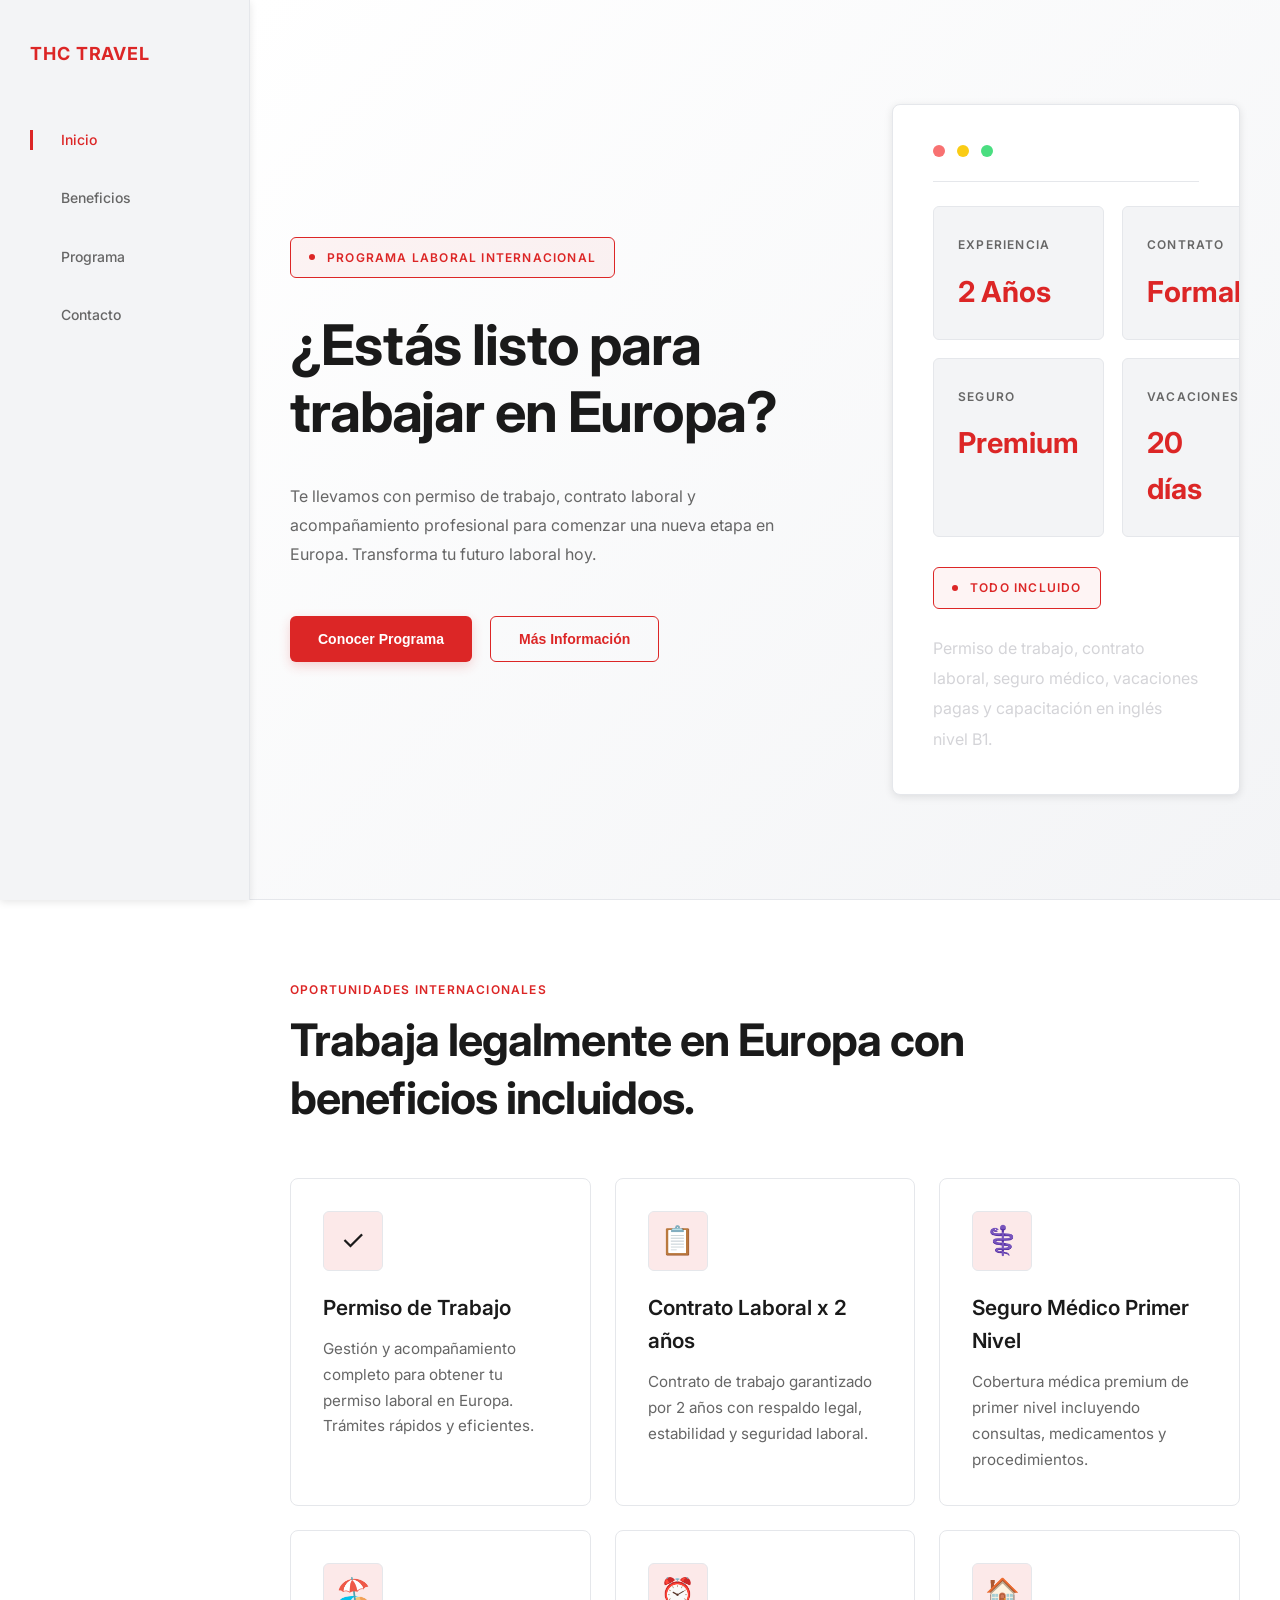
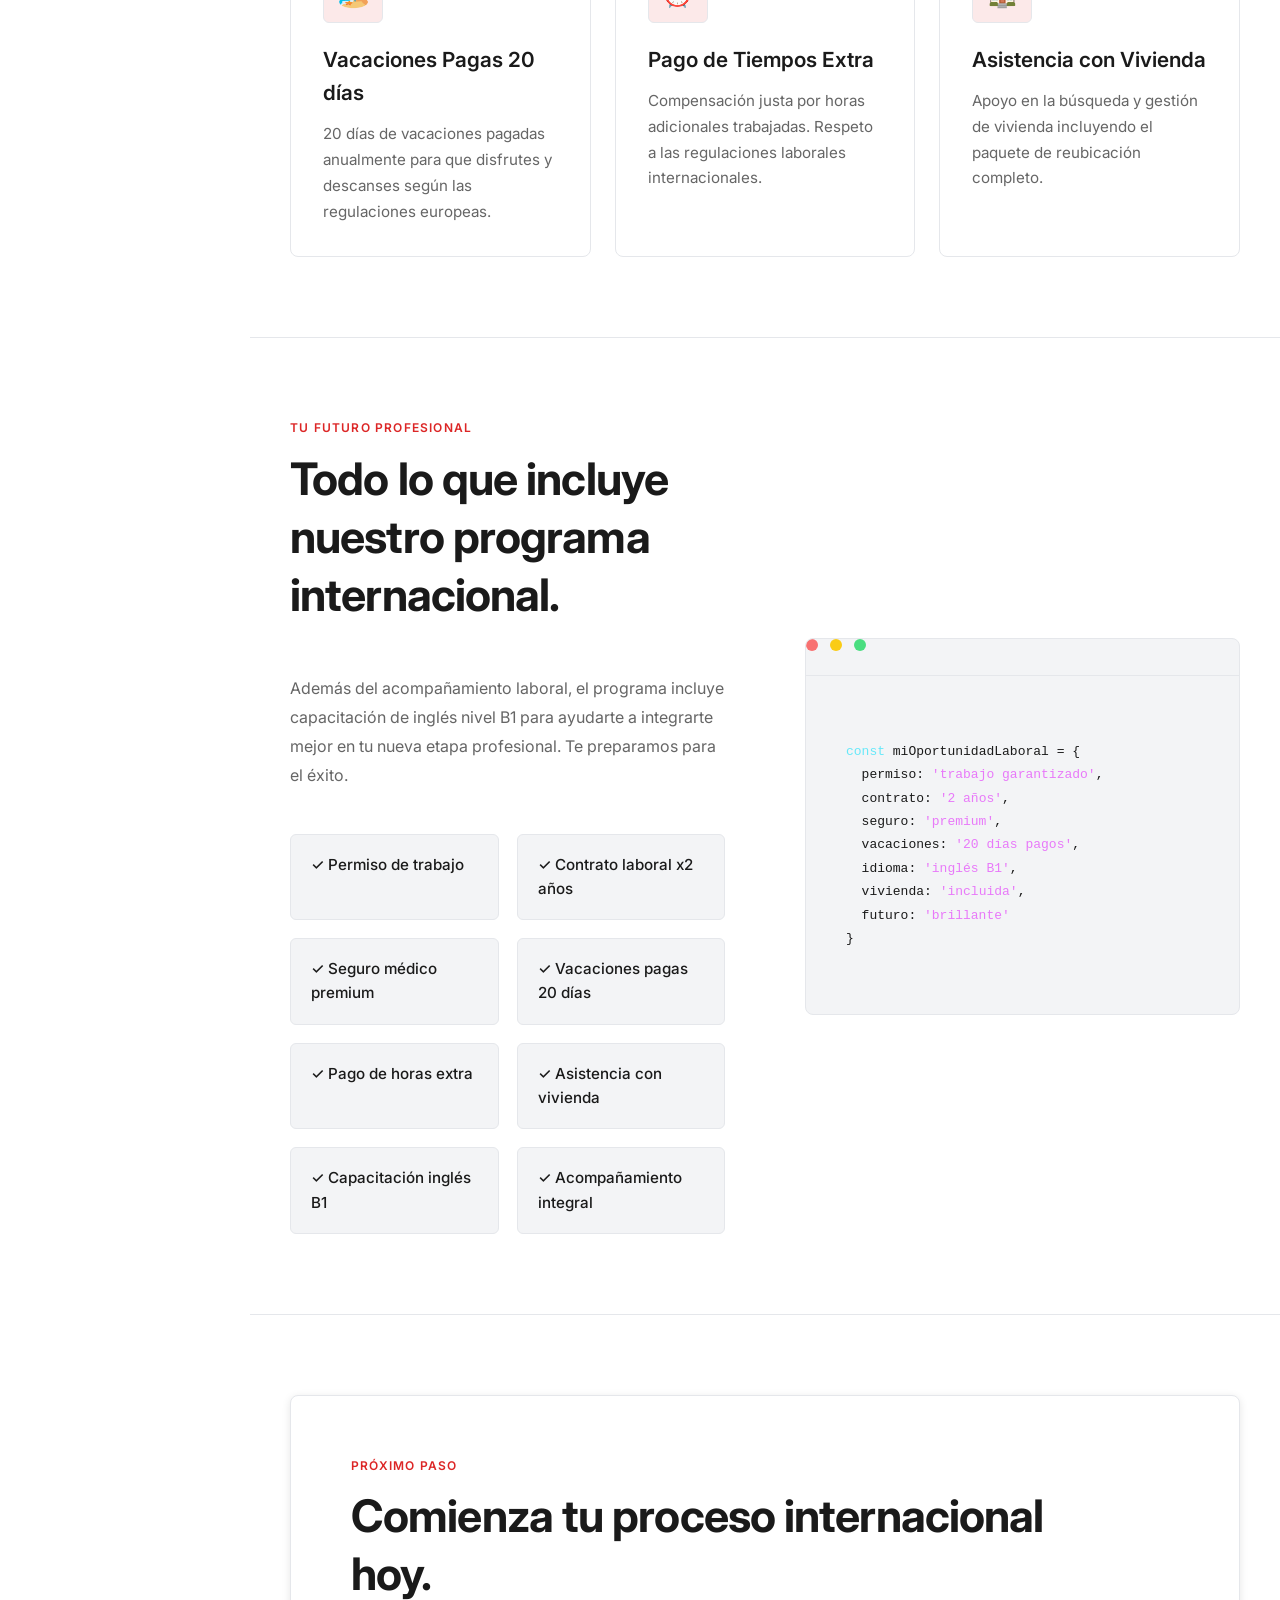
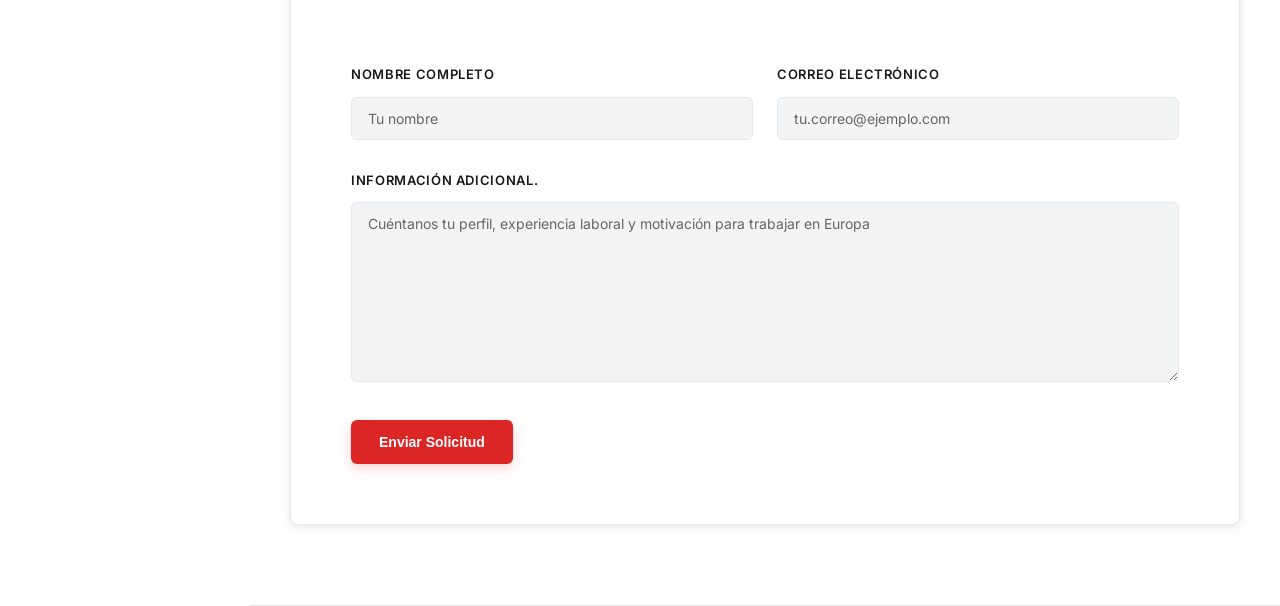
<file: html5up-hyperspace/index.html>
<!DOCTYPE html>
<html lang="es">
<head>
  <meta charset="UTF-8" />
  <meta name="viewport" content="width=device-width, initial-scale=1.0" />
  <title>THC Travel - Oportunidades Laborales en Europa</title>

  <link rel="preconnect" href="https://fonts.googleapis.com">
  <link rel="preconnect" href="https://fonts.gstatic.com" crossorigin>
  <link href="https://fonts.googleapis.com/css2?family=Inter:wght@300;400;500;600;700;800;900&display=swap" rel="stylesheet">
  
  <link rel="stylesheet" href="styles.css">
</head>
<body>
  <div class="noise"></div>

  <aside class="sidebar">
    <div class="brand">
      <span>THC Travel</span>
    </div>

    <nav>
      <ul>
        <li><a href="#intro" class="active">Inicio</a></li>
        <li><a href="#services">Beneficios</a></li>
        <li><a href="#studio">Programa</a></li>
        <li><a href="#contact">Contacto</a></li>
      </ul>
    </nav>
  </aside>

  <main class="page">
    <section class="hero" id="intro">
      <div class="container hero-grid">
        <div>
          <div class="eyebrow">Programa Laboral Internacional</div>

          <h1>
            ¿Estás listo para trabajar en Europa?
          </h1>

          <p>
            Te llevamos con permiso de trabajo, contrato laboral y acompañamiento profesional para comenzar una nueva etapa en Europa. Transforma tu futuro laboral hoy.
          </p>

          <div class="hero-actions">
            <button class="button button-primary">Conocer Programa</button>
            <button class="button button-secondary">Más Información</button>
          </div>
        </div>

        <div class="hero-panel">
          <div class="panel-header">
            <div class="dot red"></div>
            <div class="dot yellow"></div>
            <div class="dot green"></div>
          </div>

          <div class="panel-content">
            <div class="metric-grid">
              <div class="metric">
                <span>Experiencia</span>
                <h3>2 Años</h3>
              </div>

              <div class="metric">
                <span>Contrato</span>
                <h3>Formal</h3>
              </div>

              <div class="metric">
                <span>Seguro</span>
                <h3>Premium</h3>
              </div>

              <div class="metric">
                <span>Vacaciones</span>
                <h3>20 días</h3>
              </div>
            </div>

            <div>
              <div class="eyebrow">Todo Incluido</div>

              <p style="margin-top:24px;color:#d4d4d8;line-height:1.9;">
                Permiso de trabajo, contrato laboral, seguro médico, vacaciones pagas y capacitación en inglés nivel B1.
              </p>
            </div>
          </div>
        </div>
      </div>
    </section>

    <section class="reveal" id="services">
      <div class="container">
        <div class="section-title">
          <small>Oportunidades Internacionales</small>
          <h2>Trabaja legalmente en Europa con beneficios incluidos.</h2>
        </div>

        <div class="services">
          <article class="service-card">
            <div class="service-icon">✓</div>
            <h3>Permiso de Trabajo</h3>
            <p>
              Gestión y acompañamiento completo para obtener tu permiso laboral en Europa. Trámites rápidos y eficientes.
            </p>
          </article>

          <article class="service-card">
            <div class="service-icon">📋</div>
            <h3>Contrato Laboral x 2 años</h3>
            <p>
              Contrato de trabajo garantizado por 2 años con respaldo legal, estabilidad y seguridad laboral.
            </p>
          </article>

          <article class="service-card">
            <div class="service-icon">⚕️</div>
            <h3>Seguro Médico Primer Nivel</h3>
            <p>
              Cobertura médica premium de primer nivel incluyendo consultas, medicamentos y procedimientos.
            </p>
          </article>

          <article class="service-card">
            <div class="service-icon">🏖️</div>
            <h3>Vacaciones Pagas 20 días</h3>
            <p>
              20 días de vacaciones pagadas anualmente para que disfrutes y descanses según las regulaciones europeas.
            </p>
          </article>

          <article class="service-card">
            <div class="service-icon">⏰</div>
            <h3>Pago de Tiempos Extra</h3>
            <p>
              Compensación justa por horas adicionales trabajadas. Respeto a las regulaciones laborales internacionales.
            </p>
          </article>

          <article class="service-card">
            <div class="service-icon">🏠</div>
            <h3>Asistencia con Vivienda</h3>
            <p>
              Apoyo en la búsqueda y gestión de vivienda incluyendo el paquete de reubicación completo.
            </p>
          </article>
        </div>
      </div>
    </section>

    <section class="reveal" id="studio">
      <div class="container studio-layout">
        <div class="studio-copy">
          <div class="section-title">
            <small>Tu Futuro Profesional</small>
            <h2>Todo lo que incluye nuestro programa internacional.</h2>
          </div>

          <p>
            Además del acompañamiento laboral, el programa incluye capacitación de inglés nivel B1 para ayudarte a integrarte mejor en tu nueva etapa profesional. Te preparamos para el éxito.
          </p>

          <div class="tech-stack">
            <div class="tech">✓ Permiso de trabajo</div>
            <div class="tech">✓ Contrato laboral x2 años</div>
            <div class="tech">✓ Seguro médico premium</div>
            <div class="tech">✓ Vacaciones pagas 20 días</div>
            <div class="tech">✓ Pago de horas extra</div>
            <div class="tech">✓ Asistencia con vivienda</div>
            <div class="tech">✓ Capacitación inglés B1</div>
            <div class="tech">✓ Acompañamiento integral</div>
          </div>
        </div>

        <div class="code-card">
          <div class="panel-header">
            <div class="dot red"></div>
            <div class="dot yellow"></div>
            <div class="dot green"></div>
          </div>

          <pre>
<span class="cyan">const</span> miOportunidadLaboral = {
  permiso: <span class="purple">'trabajo garantizado'</span>,
  contrato: <span class="purple">'2 años'</span>,
  seguro: <span class="purple">'premium'</span>,
  vacaciones: <span class="purple">'20 días pagos'</span>,
  idioma: <span class="purple">'inglés B1'</span>,
  vivienda: <span class="purple">'incluida'</span>,
  futuro: <span class="purple">'brillante'</span>
}
          </pre>
        </div>
      </div>
    </section>

    <section class="reveal" id="contact">
      <div class="container">
        <div class="contact-card">
          <div class="section-title">
            <small>Próximo Paso</small>
            <h2>Comienza tu proceso internacional hoy.</h2>
          </div>

          <form>
            <div class="input-row">
              <div>
                <label>Nombre completo</label>
                <input type="text" placeholder="Tu nombre">
              </div>

              <div>
                <label>Correo electrónico</label>
                <input type="email" placeholder="tu.correo@ejemplo.com">
              </div>
            </div>

            <div>
              <label>Información adicional.</label>
              <textarea placeholder="Cuéntanos tu perfil, experiencia laboral y motivación para trabajar en Europa"></textarea>
            </div>

            <div>
              <button class="button button-primary">Enviar Solicitud</button>
            </div>
          </form>
        </div>
      </div>
    </section>
  </main>

  <script src="script.js"></script>
</body>
</html>
</file>
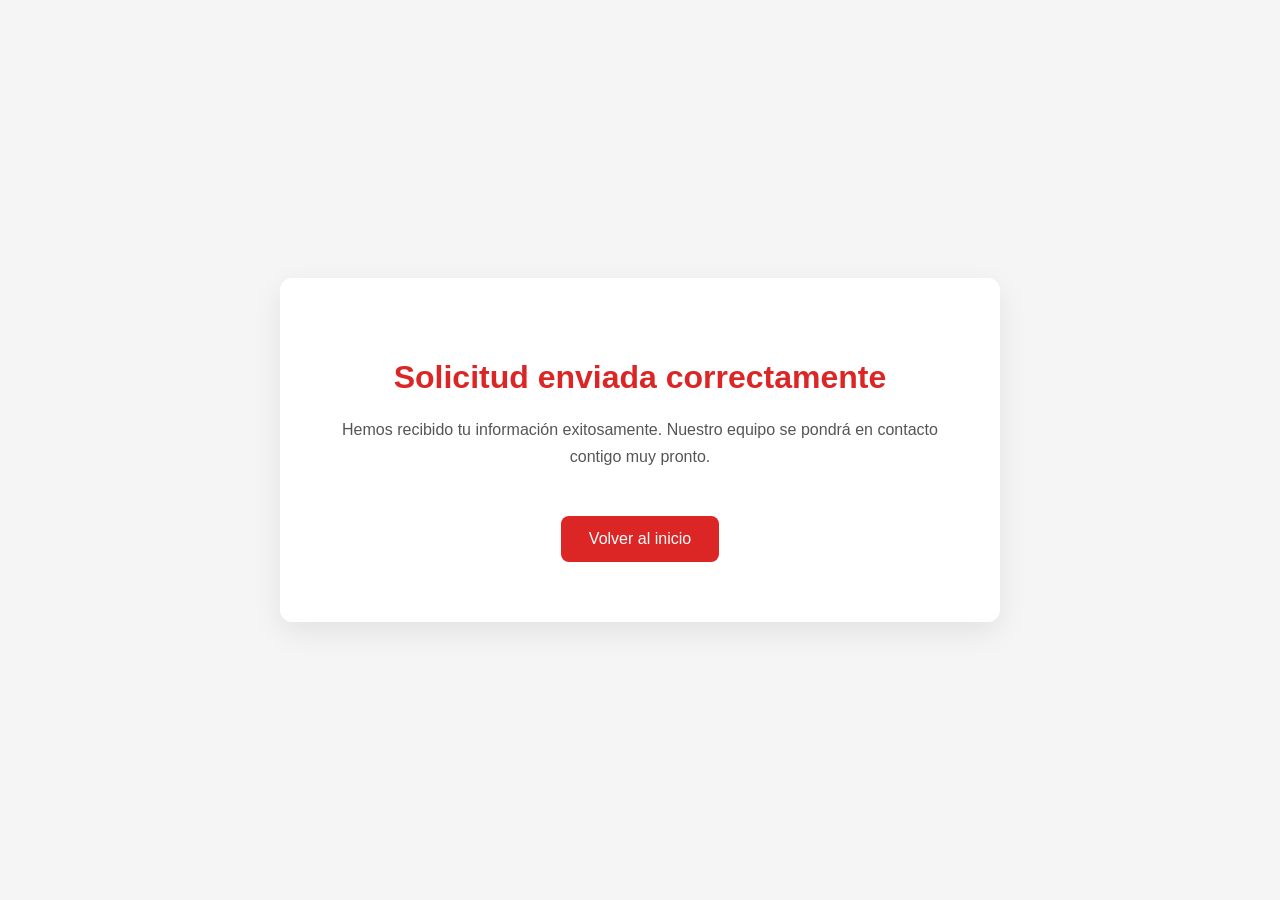
<file: gracias.html>
<!DOCTYPE html>
<html lang="es">
<head>
  <meta charset="UTF-8">
  <meta name="viewport" content="width=device-width, initial-scale=1.0">

  <title>Solicitud enviada</title>

  <style>

    body{
      margin:0;
      font-family:Arial, sans-serif;
      background:#f5f5f5;
      display:flex;
      justify-content:center;
      align-items:center;
      height:100vh;
    }

    .card{
      background:white;
      padding:60px;
      border-radius:12px;
      width:90%;
      max-width:600px;
      text-align:center;
      box-shadow:0 10px 30px rgba(0,0,0,0.08);
    }

    h1{
      color:#dc2626;
      margin-bottom:20px;
    }

    p{
      color:#555;
      line-height:1.7;
    }

    a{
      display:inline-block;
      margin-top:30px;
      padding:14px 28px;
      background:#dc2626;
      color:white;
      text-decoration:none;
      border-radius:8px;
    }

  </style>
</head>

<body>

  <div class="card">

    <h1>Solicitud enviada correctamente</h1>

    <p>
      Hemos recibido tu información exitosamente.
      Nuestro equipo se pondrá en contacto contigo muy pronto.
    </p>

    <a href="index.html">
      Volver al inicio
    </a>

  </div>

</body>
</html>
</file>
<file: html5up-hyperspace/styles.css>
:root {
  --bg: #ffffff;
  --text-primary: #1a1a1a;
  --text-secondary: #666666;
  --primary: #dc2626;
  --secondary: #f3f4f6;
  --border: #e5e7eb;
  --shadow: 0 2px 8px rgba(0,0,0,0.1);
  --transition: 200ms ease-in-out;
  --container: 1200px;
}

* {
  margin: 0;
  padding: 0;
  box-sizing: border-box;
}

html {
  scroll-behavior: smooth;
}

body {
  font-family: 'Inter', sans-serif;
  background: var(--bg);
  color: var(--text-primary);
  overflow-x: hidden;
  line-height: 1.6;
  -webkit-font-smoothing: antialiased;
}

body::before,
body::after {
  content: '';
  position: fixed;
  width: 700px;
  height: 700px;
  border-radius: 50%;
  filter: blur(140px);
  opacity: 0.16;
  z-index: -10;
  pointer-events: none;
  display: none;
}

body::before {
  background: var(--primary);
  top: -300px;
  left: -200px;
}

body::after {
  background: var(--secondary);
  right: -300px;
  bottom: -300px;
}

.noise {
  position: fixed;
  inset: 0;
  pointer-events: none;
  opacity: 0.03;
  background-image:
    radial-gradient(circle at 20% 20%, white 0.5px, transparent 0.5px),
    radial-gradient(circle at 80% 80%, white 0.5px, transparent 0.5px);
  background-size: 24px 24px;
  z-index: -9;
  display: none;
}

.sidebar {
  position: fixed;
  top: 0;
  left: 0;
  width: 250px;
  height: 100vh;
  border-right: 1px solid var(--border);
  background: var(--secondary);
  padding: 40px 30px;
  display: flex;
  flex-direction: column;
  justify-content: flex-start;
  z-index: 100;
  box-shadow: var(--shadow);
}

.brand {
  position: static;
  margin-bottom: 60px;
}

.brand span {
  font-size: 18px;
  letter-spacing: 0.05em;
  text-transform: uppercase;
  color: var(--primary);
  font-weight: 700;
  display: block;
}

.sidebar nav ul {
  list-style: none;
  display: flex;
  flex-direction: column;
  gap: 36px;
}

.sidebar nav a {
  display: flex;
  align-items: center;
  gap: 18px;
  text-decoration: none;
  color: var(--text-secondary);
  text-transform: none;
  letter-spacing: 0;
  font-size: 14px;
  font-weight: 500;
  transition: var(--transition);
}

.sidebar nav a::before {
  content: '';
  width: 3px;
  height: 0;
  background: var(--primary);
  transition: var(--transition);
  margin-right: 10px;
}

.sidebar nav a:hover,
.sidebar nav a.active {
  color: var(--primary);
}

.sidebar nav a:hover::before,
.sidebar nav a.active::before {
  height: 20px;
}

.page {
  margin-left: 250px;
}

.container {
  width: min(var(--container), calc(100% - 80px));
  margin: auto;
}

section {
  position: relative;
  padding: 80px 0;
  border-bottom: 1px solid var(--border);
}

.hero {
  min-height: 100vh;
  display: flex;
  align-items: center;
  overflow: hidden;
  background: linear-gradient(135deg, var(--bg) 0%, var(--secondary) 100%);
}

.hero-grid {
  display: grid;
  grid-template-columns: 1.2fr 0.8fr;
  gap: 80px;
  align-items: center;
}

.eyebrow {
  display: inline-flex;
  align-items: center;
  gap: 12px;
  padding: 10px 18px;
  border: 1px solid var(--primary);
  border-radius: 6px;
  background: rgba(220,38,38,0.05);
  font-size: 12px;
  text-transform: uppercase;
  letter-spacing: 0.1em;
  color: var(--primary);
  font-weight: 600;
}

.eyebrow::before {
  content: '';
  width: 6px;
  height: 6px;
  border-radius: 50%;
  background: var(--primary);
  box-shadow: none;
}

h1 {
  margin-top: 34px;
  font-size: clamp(2.5rem, 5vw, 3.5rem);
  line-height: 1.2;
  font-weight: 700;
  letter-spacing: -0.02em;
  max-width: 700px;
  color: var(--text-primary);
}

.hero p {
  margin-top: 36px;
  max-width: 600px;
  font-size: 1rem;
  line-height: 1.8;
  color: var(--text-secondary);
}

.hero-actions {
  display: flex;
  flex-wrap: wrap;
  gap: 18px;
  margin-top: 48px;
}

.button {
  border: none;
  border-radius: 6px;
  padding: 14px 28px;
  cursor: pointer;
  transition: var(--transition);
  font-weight: 600;
  font-size: 14px;
}

.button-primary {
  background: var(--primary);
  color: white;
  box-shadow: 0 4px 12px rgba(220,38,38,0.2);
}

.button-primary:hover {
  background: #b91c1c;
  box-shadow: 0 6px 16px rgba(220,38,38,0.3);
}

.button-secondary {
  background: transparent;
  border: 1.5px solid var(--primary);
  color: var(--primary);
}

.button-secondary:hover {
  background: rgba(220,38,38,0.05);
}

.button:hover {
  transform: translateY(-2px);
}

.hero-panel {
  position: relative;
  border-radius: 8px;
  border: 1px solid var(--border);
  background: white;
  padding: 40px;
  overflow: hidden;
  box-shadow: var(--shadow);
  min-height: auto;
}

.hero-panel::before {
  content: '';
  position: absolute;
  inset: 0;
  background: transparent;
}

.panel-header {
  display: flex;
  align-items: center;
  gap: 12px;
  padding: 0 0 24px 0;
  border-bottom: 1px solid var(--border);
  margin-bottom: 24px;
}

.dot {
  width: 12px;
  height: 12px;
  border-radius: 50%;
}

.red { background: #f87171; }
.yellow { background: #facc15; }
.green { background: #4ade80; }

.panel-content {
  position: relative;
  z-index: 1;
  padding: 0;
  display: flex;
  flex-direction: column;
  gap: 30px;
}

.metric-grid {
  display: grid;
  grid-template-columns: repeat(2, 1fr);
  gap: 18px;
}

.metric {
  border: 1px solid var(--border);
  background: var(--secondary);
  border-radius: 6px;
  padding: 24px;
}

.metric h3 {
  font-size: 1.8rem;
  margin-top: 12px;
  color: var(--primary);
  font-weight: 700;
}

.metric span {
  color: var(--text-secondary);
  font-size: 12px;
  letter-spacing: 0.1em;
  text-transform: uppercase;
  font-weight: 600;
}

.section-title {
  max-width: 700px;
  margin-bottom: 50px;
}

.section-title small {
  color: var(--primary);
  text-transform: uppercase;
  letter-spacing: 0.1em;
  font-size: 12px;
  font-weight: 600;
  display: block;
  margin-bottom: 12px;
}

.section-title h2 {
  margin-top: 0;
  font-size: clamp(2rem, 4vw, 2.8rem);
  line-height: 1.3;
  letter-spacing: -0.02em;
  color: var(--text-primary);
  font-weight: 700;
}

.services {
  display: grid;
  grid-template-columns: repeat(auto-fit, minmax(300px, 1fr));
  gap: 24px;
}

.service-card {
  position: relative;
  overflow: hidden;
  border-radius: 8px;
  border: 1px solid var(--border);
  background: white;
  padding: 32px;
  transition: var(--transition);
}

.service-card::before {
  content: '';
  position: absolute;
  inset: 0;
  background: transparent;
  opacity: 0;
  transition: var(--transition);
}

.service-card:hover {
  transform: translateY(-4px);
  border-color: var(--primary);
  box-shadow: 0 12px 24px rgba(220,38,38,0.1);
}

.service-card:hover::before {
  opacity: 0;
}

.service-card > * {
  position: relative;
  z-index: 1;
}

.service-icon {
  width: 60px;
  height: 60px;
  border-radius: 6px;
  display: flex;
  align-items: center;
  justify-content: center;
  background: rgba(220,38,38,0.1);
  border: 1px solid var(--border);
  font-size: 28px;
}

.service-card h3 {
  margin-top: 20px;
  font-size: 1.3rem;
  color: var(--text-primary);
  font-weight: 600;
}

.service-card p {
  margin-top: 12px;
  color: var(--text-secondary);
  line-height: 1.7;
  font-size: 0.95rem;
}

.studio-layout {
  display: grid;
  grid-template-columns: repeat(2, 1fr);
  gap: 80px;
  align-items: center;
}

.studio-copy p {
  margin-top: 24px;
  color: var(--text-secondary);
  line-height: 1.8;
  font-size: 1rem;
}

.tech-stack {
  display: grid;
  grid-template-columns: repeat(2, 1fr);
  gap: 18px;
  margin-top: 44px;
}

.tech {
  border-radius: 6px;
  border: 1px solid var(--border);
  padding: 18px 20px;
  background: var(--secondary);
  color: var(--text-primary);
  transition: var(--transition);
  font-size: 0.95rem;
  font-weight: 500;
}

.tech:hover {
  background: rgba(220,38,38,0.05);
  border-color: var(--primary);
  color: var(--primary);
}

.code-card {
  position: relative;
  overflow: hidden;
  border-radius: 8px;
  border: 1px solid var(--border);
  background: var(--secondary);
}

.code-card pre {
  padding: 40px;
  font-size: 13px;
  line-height: 1.8;
  overflow-x: auto;
  color: var(--text-primary);
  margin: 0;
}

.cyan { color: #67e8f9; }
.purple { color: #e879f9; }

.contact-card {
  border-radius: 8px;
  border: 1px solid var(--border);
  background: white;
  padding: 60px;
  box-shadow: var(--shadow);
}

form {
  display: grid;
  gap: 30px;
  margin-top: 60px;
}

.input-row {
  display: grid;
  grid-template-columns: repeat(2, 1fr);
  gap: 24px;
}

label {
  display: block;
  margin-bottom: 12px;
  font-size: 13px;
  color: var(--text-primary);
  font-weight: 600;
  text-transform: uppercase;
  letter-spacing: 0.05em;
}

input,
textarea {
  width: 100%;
  border: 1px solid var(--border);
  background: var(--secondary);
  color: var(--text-primary);
  border-radius: 6px;
  padding: 12px 16px;
  outline: none;
  transition: var(--transition);
  font-family: inherit;
  font-size: 14px;
}

input::placeholder,
textarea::placeholder {
  color: var(--text-secondary);
}

textarea {
  min-height: 180px;
  resize: vertical;
}

input:focus,
textarea:focus {
  border-color: var(--primary);
  box-shadow: 0 0 0 3px rgba(220,38,38,0.1);
  background: white;
}

.reveal {
  opacity: 0;
  transform: translateY(60px);
  transition: 1s cubic-bezier(.2,.8,.2,1);
}

.reveal.visible {
  opacity: 1;
  transform: translateY(0);
}

@media (max-width: 1200px) {
  .hero-grid,
  .studio-layout {
    grid-template-columns: 1fr;
  }

  .hero-panel {
    min-height: auto;
  }
}

@media (max-width: 1024px) {
  .sidebar {
    display: none;
  }

  .page {
    margin-left: 0;
  }

  .container {
    width: min(var(--container), calc(100% - 48px));
  }

  section {
    padding: 110px 0;
  }

  .contact-card {
    padding: 50px 34px;
  }
}

@media (max-width: 768px) {
  .input-row,
  .tech-stack,
  .metric-grid {
    grid-template-columns: 1fr;
  }

  h1 {
    font-size: 4rem;
  }

  .hero-actions {
    flex-direction: column;
  }

  .button {
    width: 100%;
  }
}
</file>
